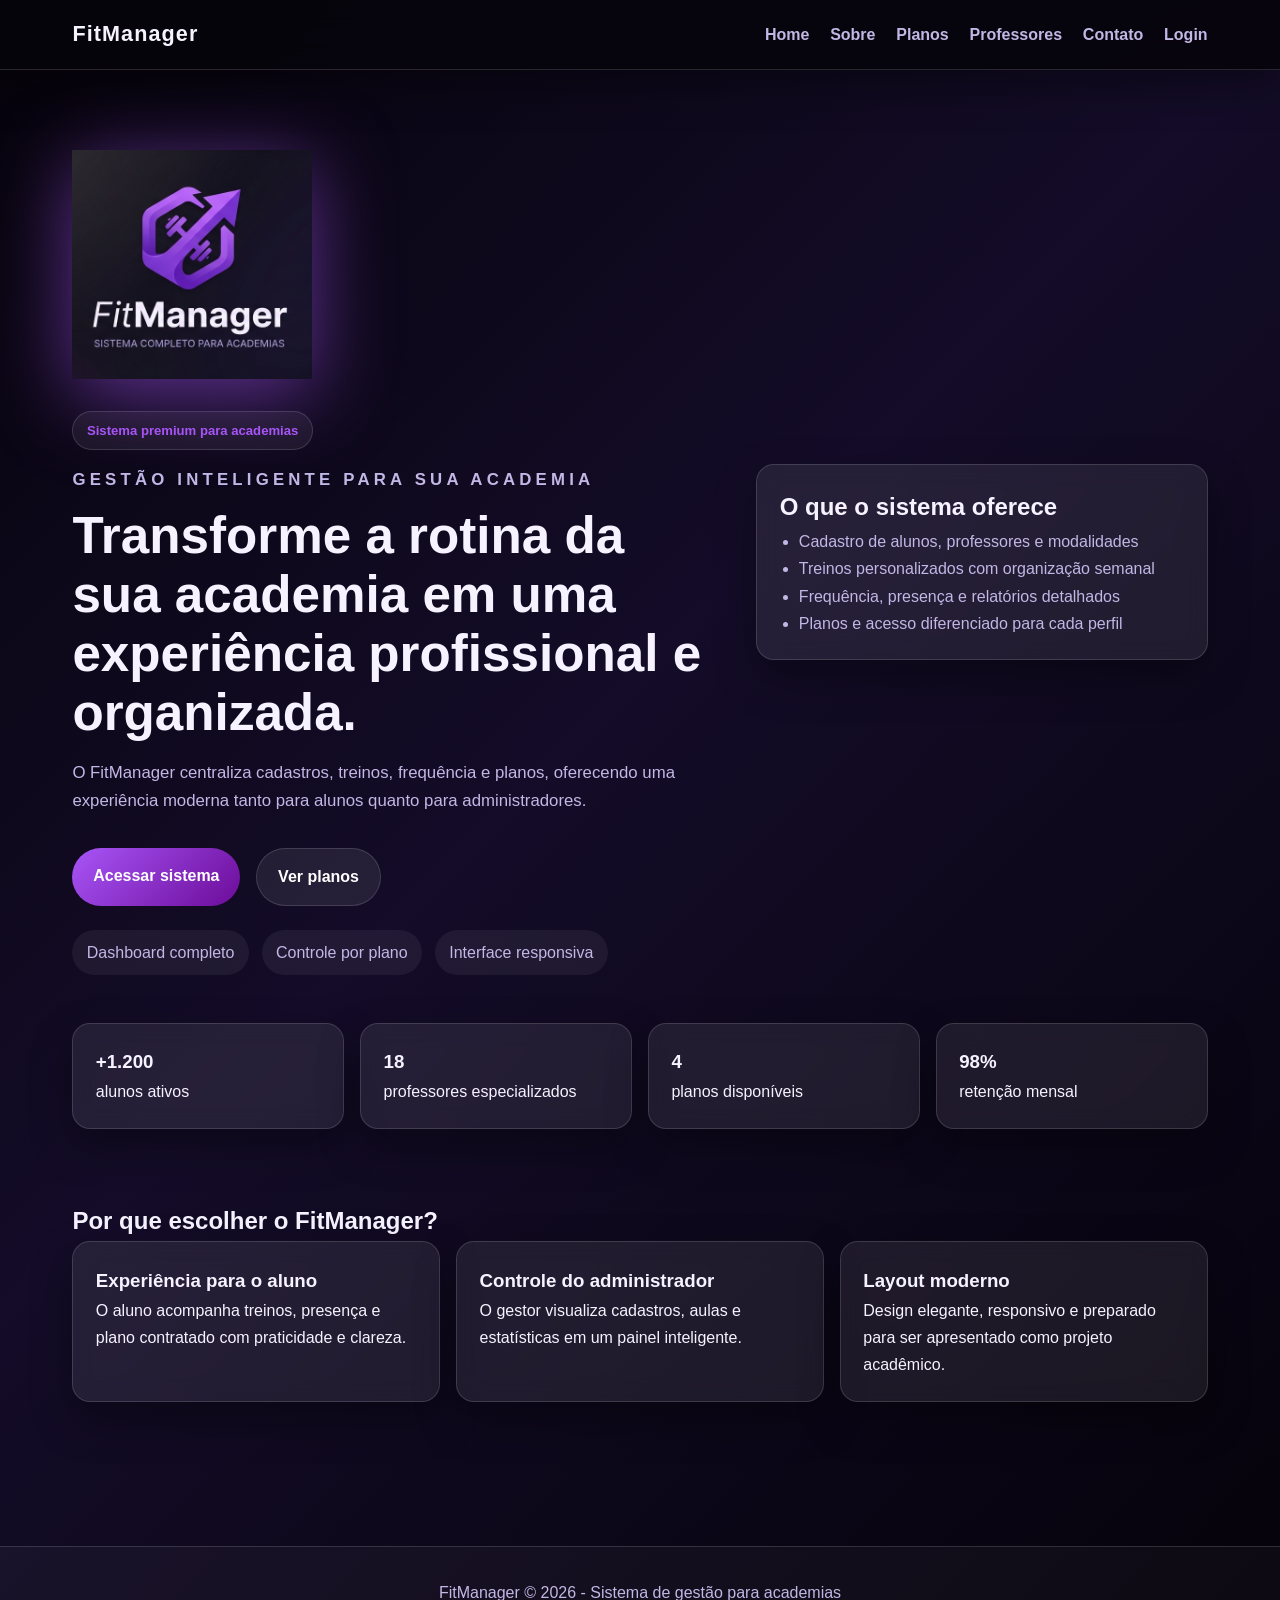
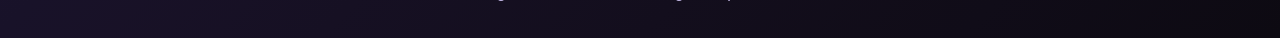
<file: index.html>
<!DOCTYPE html>
<html lang="pt-BR">
  <head>
    <meta charset="UTF-8" />
    <meta name="viewport" content="width=device-width, initial-scale=1.0" />
    <title>FitManager | Academia moderna</title>
    <meta
      name="description"
      content="Sistema de gerenciamento para academias com painel para alunos e administradores."
    />
    <link rel="stylesheet" href="css/estilo.css" />
  </head>

  <body>
    <div id="site-header"></div>

    <main>
      <section class="hero">
        <div class="hero__content">
          <img
            src="img/logo_academia1.png"
            alt="Logo FitManager"
            class="hero-logo"
          />

          <span class="hero-badge">Sistema premium para academias</span>

          <p class="eyebrow">Gestão inteligente para sua academia</p>

          <h1>
            Transforme a rotina da sua academia em uma experiência profissional
            e organizada.
          </h1>

          <p>
            O FitManager centraliza cadastros, treinos, frequência e planos,
            oferecendo uma experiência moderna tanto para alunos quanto para
            administradores.
          </p>

          <div class="hero__actions">
            <a class="btn btn--primary" href="pages/login.html"
              >Acessar sistema</a
            >
            <a class="btn btn--secondary" href="pages/planos.html"
              >Ver planos</a
            >
          </div>

          <div class="info-strip">
            <span>Dashboard completo</span>
            <span>Controle por plano</span>
            <span>Interface responsiva</span>
          </div>
        </div>

        <div class="hero__card card">
          <h2>O que o sistema oferece</h2>

          <ul>
            <li>Cadastro de alunos, professores e modalidades</li>
            <li>Treinos personalizados com organização semanal</li>
            <li>Frequência, presença e relatórios detalhados</li>
            <li>Planos e acesso diferenciado para cada perfil</li>
          </ul>
        </div>
      </section>

      <section class="stats-grid">
        <article class="card">
          <h3>+1.200</h3>
          <p>alunos ativos</p>
        </article>

        <article class="card">
          <h3>18</h3>
          <p>professores especializados</p>
        </article>

        <article class="card">
          <h3>4</h3>
          <p>planos disponíveis</p>
        </article>

        <article class="card">
          <h3>98%</h3>
          <p>retenção mensal</p>
        </article>
      </section>

      <section class="section">
        <h2>Por que escolher o FitManager?</h2>

        <div class="feature-list">
          <article class="card">
            <h3>Experiência para o aluno</h3>
            <p>
              O aluno acompanha treinos, presença e plano contratado com
              praticidade e clareza.
            </p>
          </article>

          <article class="card">
            <h3>Controle do administrador</h3>
            <p>
              O gestor visualiza cadastros, aulas e estatísticas em um painel
              inteligente.
            </p>
          </article>

          <article class="card">
            <h3>Layout moderno</h3>
            <p>
              Design elegante, responsivo e preparado para ser apresentado como
              projeto acadêmico.
            </p>
          </article>
        </div>
      </section>
    </main>

    <div id="site-footer"></div>

    <script src="js/app.js"></script>
  </body>
</html>
</file>
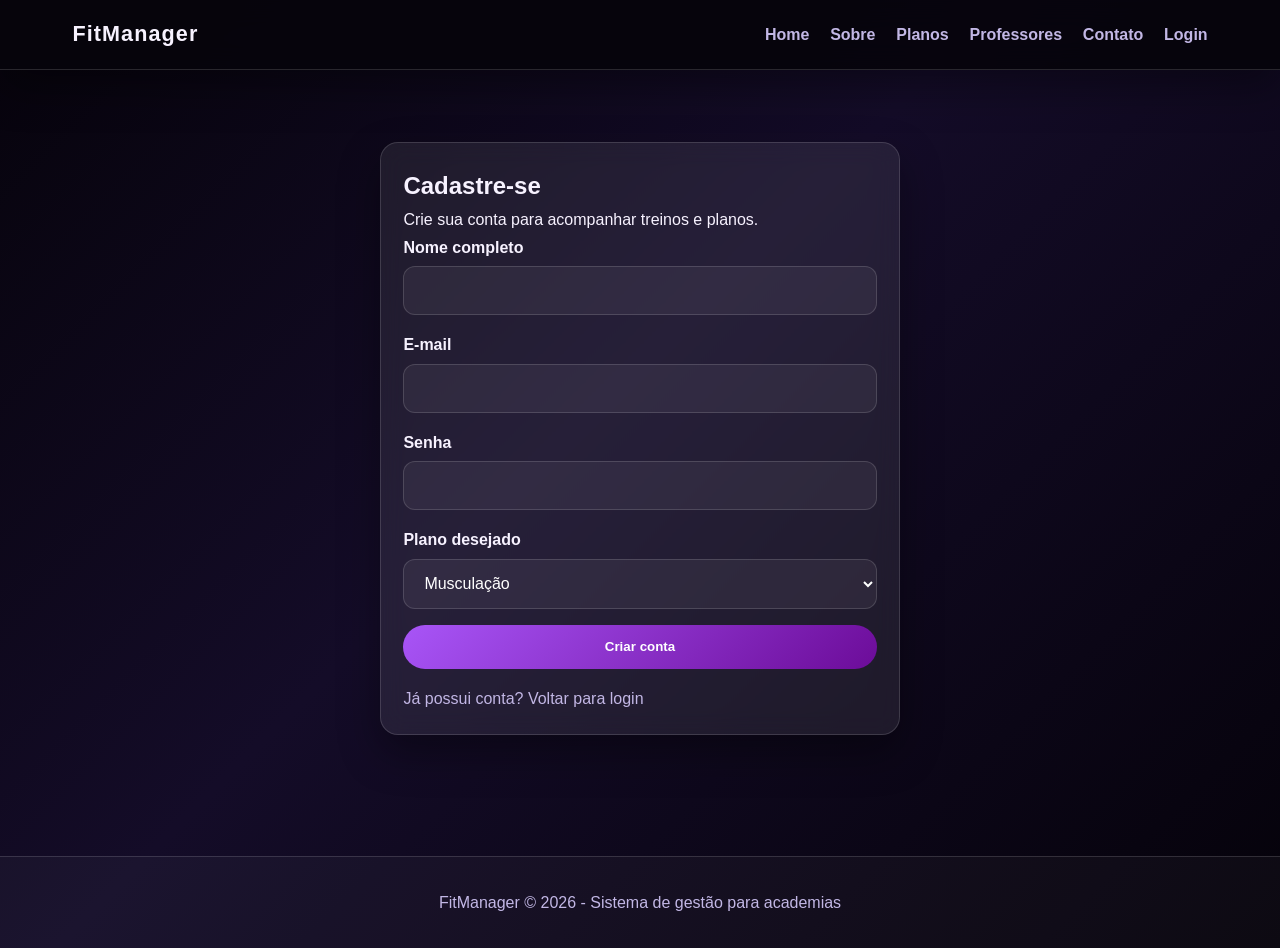
<file: pages/cadastro.html>
<!DOCTYPE html>
<html lang="pt-BR">
  <head>
    <meta charset="UTF-8" />
    <meta name="viewport" content="width=device-width, initial-scale=1.0" />
    <title>Cadastro | FitManager</title>
    <link rel="stylesheet" href="../css/estilo.css" />
  </head>
  <body>
    <div id="site-header"></div>

    <main class="auth-shell">
      <section class="card auth-card">
        <h1>Cadastre-se</h1>
        <p>Crie sua conta para acompanhar treinos e planos.</p>
        <form id="register-form" class="form-stack">
          <label>
            Nome completo
            <input type="text" id="register-name" required />
          </label>
          <label>
            E-mail
            <input type="email" id="register-email" required />
          </label>
          <label>
            Senha
            <input type="password" id="register-password" required />
          </label>
          <label>
            Plano desejado
            <select id="register-plan">
              <option value="Musculação">Musculação</option>
              <option value="Funcional">Funcional</option>
              <option value="Pilates">Pilates</option>
            </select>
          </label>
          <button class="btn btn--primary" type="submit">Criar conta</button>
        </form>
        <p class="form-link">
          Já possui conta?
          <a href="login.html">Voltar para login</a>
        </p>
      </section>
    </main>

    <div id="site-footer"></div>
    <script src="../js/app.js"></script>
  </body>
</html>
</file>
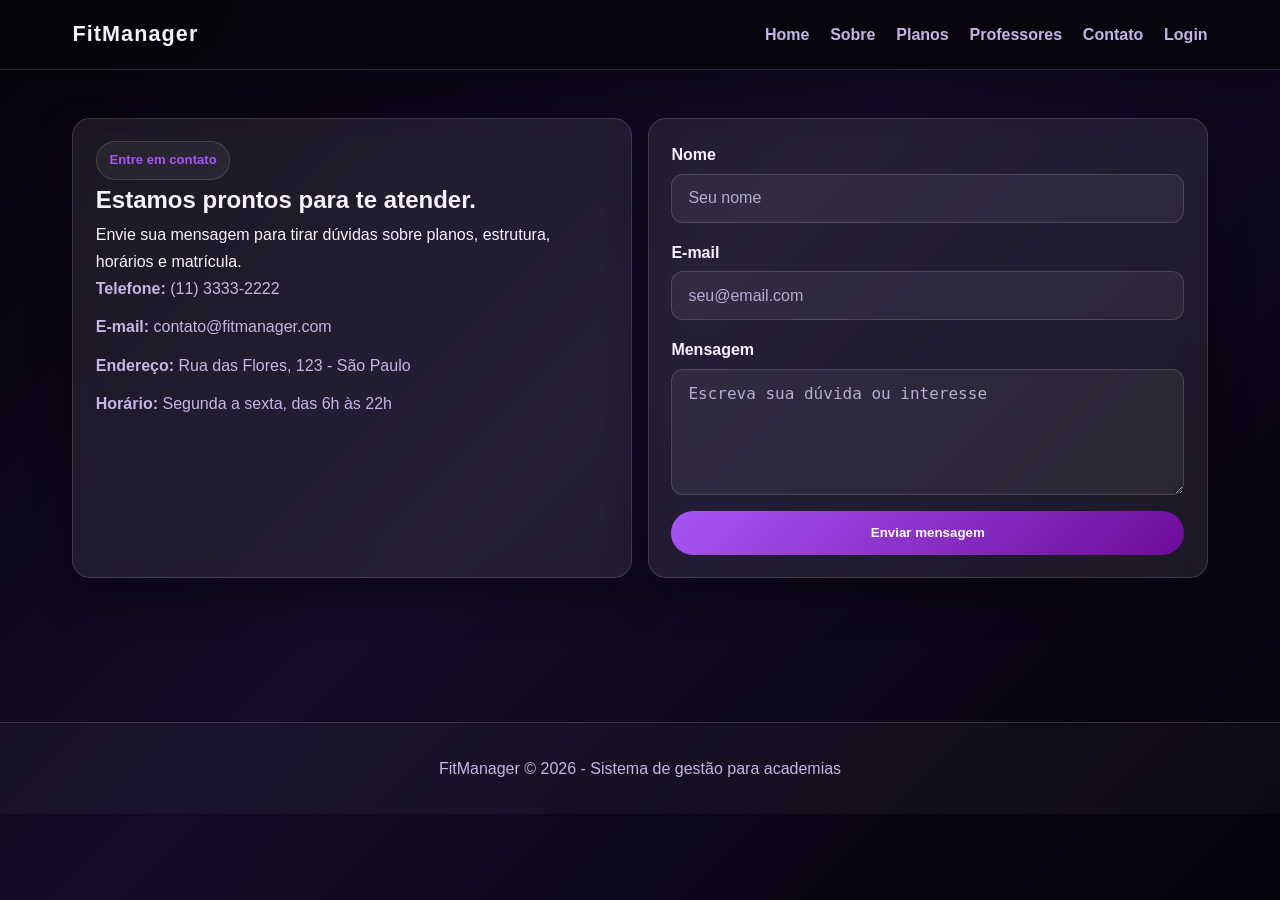
<file: pages/contato.html>
<!DOCTYPE html>
<html lang="pt-BR">
  <head>
    <meta charset="UTF-8" />
    <meta name="viewport" content="width=device-width, initial-scale=1.0" />
    <title>Contato | FitManager</title>
    <link rel="stylesheet" href="../css/estilo.css" />
  </head>
  <body>
    <div id="site-header"></div>

    <main class="page-shell">
      <section class="section contact-grid">
        <div class="card">
          <span class="tag">Entre em contato</span>
          <h1>Estamos prontos para te atender.</h1>
          <p>Envie sua mensagem para tirar dúvidas sobre planos, estrutura, horários e matrícula.</p>
          <ul class="schedule-list">
            <li><strong>Telefone:</strong> (11) 3333-2222</li>
            <li><strong>E-mail:</strong> contato@fitmanager.com</li>
            <li><strong>Endereço:</strong> Rua das Flores, 123 - São Paulo</li>
            <li><strong>Horário:</strong> Segunda a sexta, das 6h às 22h</li>
          </ul>
        </div>
        <div class="card">
          <form class="form-stack">
            <label>
              Nome
              <input type="text" placeholder="Seu nome" />
            </label>
            <label>
              E-mail
              <input type="email" placeholder="seu@email.com" />
            </label>
            <label>
              Mensagem
              <textarea rows="5" placeholder="Escreva sua dúvida ou interesse"></textarea>
            </label>
            <button class="btn btn--primary" type="button">Enviar mensagem</button>
          </form>
        </div>
      </section>
    </main>

    <div id="site-footer"></div>
    <script src="../js/app.js"></script>
  </body>
</html>
</file>
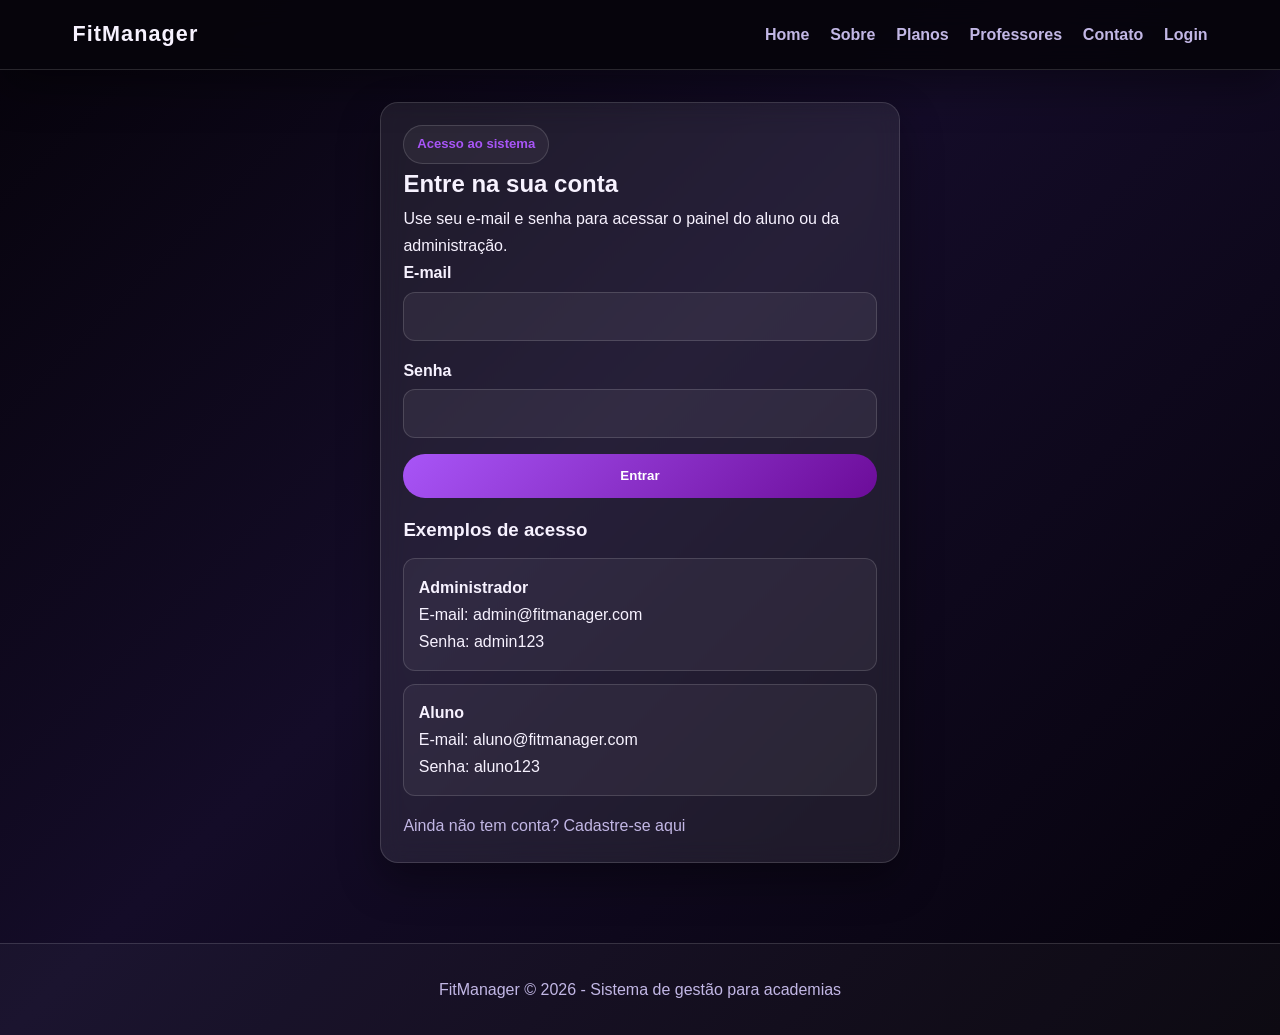
<file: pages/login.html>
<!DOCTYPE html>
<html lang="pt-BR">
  <head>
    <meta charset="UTF-8" />
    <meta name="viewport" content="width=device-width, initial-scale=1.0" />
    <title>Login | FitManager</title>
    <link rel="stylesheet" href="../css/estilo.css" />
  </head>
  <body>
    <div id="site-header"></div>

    <main class="auth-shell">
      <section class="card auth-card">
        <span class="tag">Acesso ao sistema</span>
        <h1>Entre na sua conta</h1>
        <p>Use seu e-mail e senha para acessar o painel do aluno ou da administração.</p>
        <form id="login-form" class="form-stack">
          <label>
            E-mail
            <input type="email" id="login-email" required />
          </label>
          <label>
            Senha
            <input type="password" id="login-password" required />
          </label>
          <button class="btn btn--primary" type="submit">Entrar</button>
        </form>
        <div class="login-examples">
          <h3>Exemplos de acesso</h3>
          <div class="example-card">
            <strong>Administrador</strong>
            <p>E-mail: admin@fitmanager.com</p>
            <p>Senha: admin123</p>
          </div>
          <div class="example-card">
            <strong>Aluno</strong>
            <p>E-mail: aluno@fitmanager.com</p>
            <p>Senha: aluno123</p>
          </div>
        </div>
        <p class="form-link">
          Ainda não tem conta?
          <a href="cadastro.html">Cadastre-se aqui</a>
        </p>
      </section>
    </main>

    <div id="site-footer"></div>
    <script src="../js/app.js"></script>
  </body>
</html>
</file>
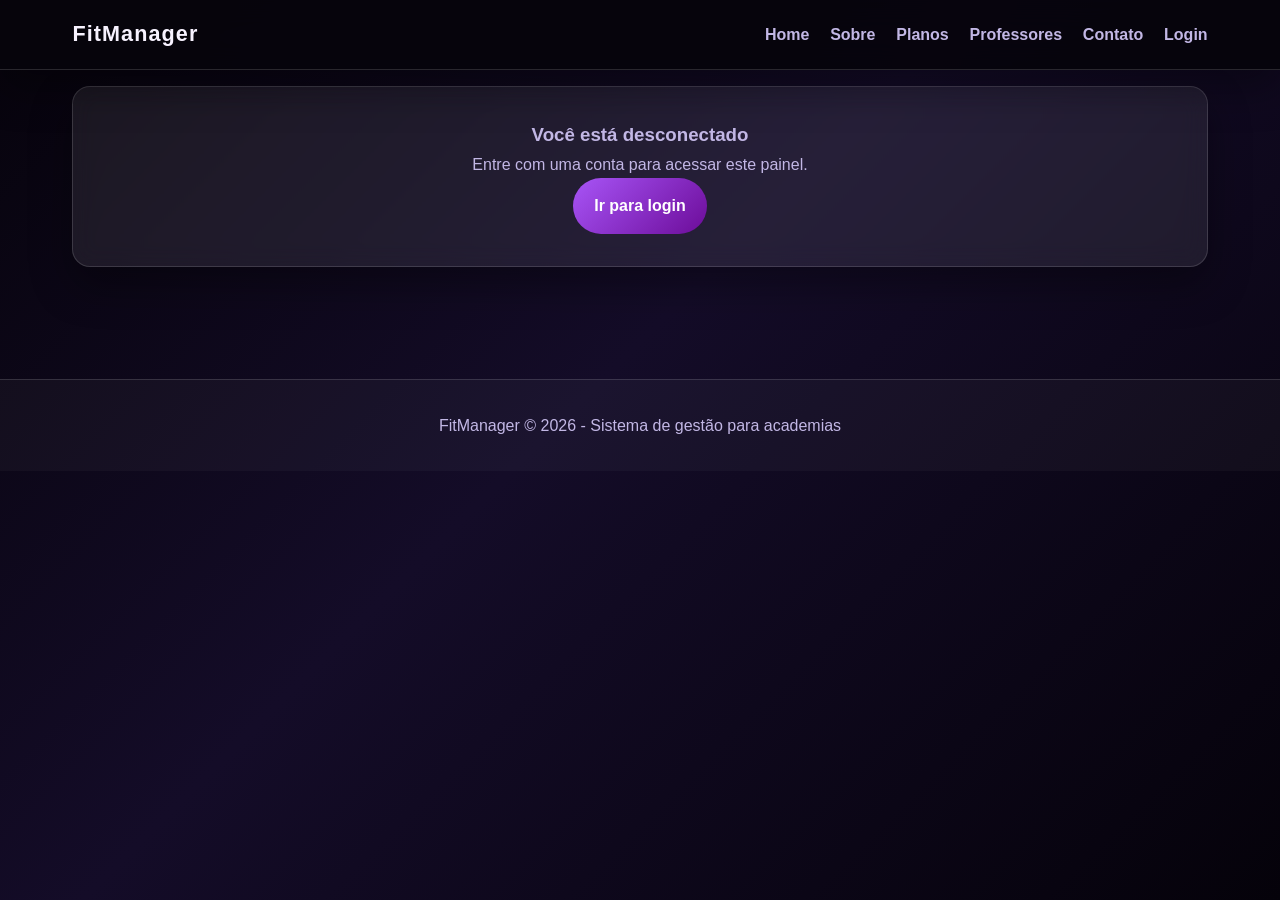
<file: pages/painel-admin.html>
<!DOCTYPE html>
<html lang="pt-BR">
  <head>
    <meta charset="UTF-8" />
    <meta name="viewport" content="width=device-width, initial-scale=1.0" />
    <title>Painel Administrativo | FitManager</title>
    <link rel="stylesheet" href="../css/estilo.css" />
  </head>
  <body>
    <div id="site-header"></div>

    <main class="page-shell">
      <div id="auth-notice"></div>
      <section id="protected-panel" class="section" data-required-role="admin">
        <div class="panel-header">
          <div>
            <p class="eyebrow">Área administrativa</p>
            <h1>Dashboard da academia</h1>
          </div>
          <a class="btn btn--secondary" href="login.html">Desconectar</a>
        </div>

        <div class="stats-grid">
          <article class="card">
            <h3>48</h3>
            <p>alunos cadastrados</p>
          </article>
          <article class="card">
            <h3>14</h3>
            <p>treinos ativos</p>
          </article>
          <article class="card">
            <h3>3</h3>
            <p>planos em destaque</p>
          </article>
          <article class="card">
            <h3>91%</h3>
            <p>frequência mensal</p>
          </article>
        </div>

        <div class="panel-grid">
          <article class="card">
            <h3>Cadastros recentes</h3>
            <ul class="schedule-list">
              <li>Julia Rocha - Plano Premium</li>
              <li>Bruno Silva - Plano Fit</li>
              <li>Marina Costa - Plano Essentials</li>
            </ul>
          </article>

          <article class="card">
            <h3>Aulas da semana</h3>
            <ul class="schedule-list">
              <li>Segunda: 12 aulas</li>
              <li>Quarta: 10 aulas</li>
              <li>Sexta: 9 aulas</li>
            </ul>
          </article>
        </div>

        <div class="card">
          <h3>Alunos em destaque</h3>
          <table class="table">
            <thead>
              <tr><th>Nome</th><th>Plano</th><th>Status</th><th>Próximo treino</th></tr>
            </thead>
            <tbody>
              <tr><td>Carlos Mendes</td><td>Fit</td><td><span class="pill success">Ativo</span></td><td>18:30 - Funcional</td></tr>
              <tr><td>Ana Pereira</td><td>Premium</td><td><span class="pill success">Ativo</span></td><td>19:00 - Pilates</td></tr>
              <tr><td>Lucas Nunes</td><td>Essentials</td><td><span class="pill warning">Aguardando</span></td><td>20:00 - Musculação</td></tr>
            </tbody>
          </table>
        </div>
      </section>
    </main>

    <div id="site-footer"></div>
    <script src="../js/app.js"></script>
  </body>
</html>
</file>
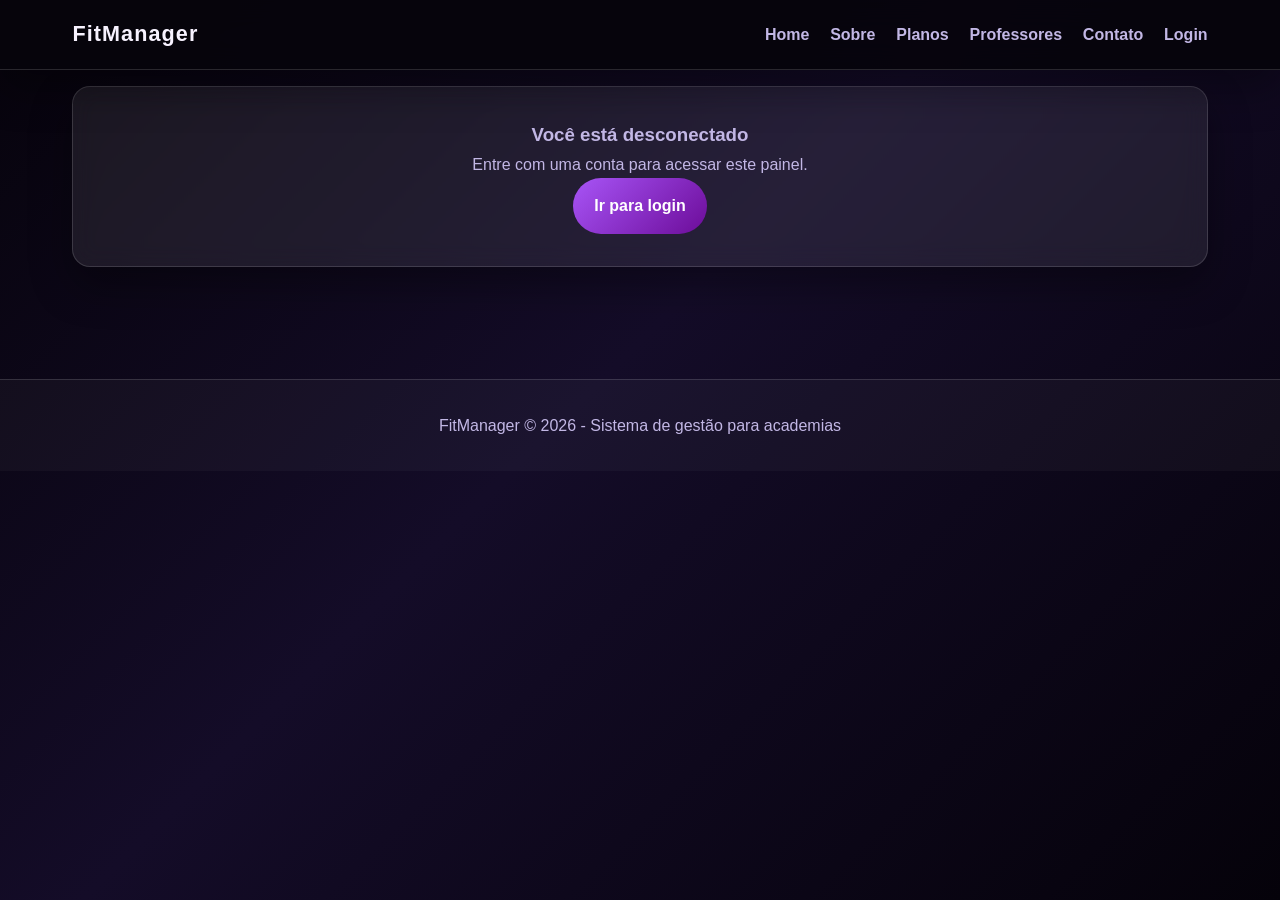
<file: pages/painel-aluno.html>
<!DOCTYPE html>
<html lang="pt-BR">
  <head>
    <meta charset="UTF-8" />
    <meta name="viewport" content="width=device-width, initial-scale=1.0" />
    <title>Painel do Aluno | FitManager</title>
    <link rel="stylesheet" href="../css/estilo.css" />
  </head>
  <body>
    <div id="site-header"></div>

    <main class="page-shell">
      <div id="auth-notice"></div>
      <section id="protected-panel" class="section" data-required-role="student">
        <div class="panel-header">
          <div>
            <p class="eyebrow">Área do aluno</p>
            <h1>Bem-vindo ao seu painel</h1>
          </div>
          <a class="btn btn--secondary" href="login.html">Desconectar</a>
        </div>

        <div class="stats-grid">
          <article class="card">
            <h3>Plano Fit</h3>
            <p>Vigência até 15/08/2026</p>
          </article>
          <article class="card">
            <h3>4 treinos</h3>
            <p>agendados esta semana</p>
          </article>
          <article class="card">
            <h3>92%</h3>
            <p>presença no mês</p>
          </article>
          <article class="card">
            <h3>+3,2 kg</h3>
            <p>perda de gordura</p>
          </article>
        </div>

        <div class="panel-grid">
          <article class="card">
            <h3>Próximas aulas</h3>
            <ul class="schedule-list">
              <li><strong>Segunda</strong> - Treino funcional às 18:30</li>
              <li><strong>Quarta</strong> - Pilates às 19:00</li>
              <li><strong>Sexta</strong> - Musculação às 20:00</li>
              <li><strong>Sábado</strong> - Corrida em esteira às 09:00</li>
            </ul>
          </article>

          <article class="card">
            <h3>Treino atual</h3>
            <ul class="schedule-list">
              <li>Agachamento livre - 3x12</li>
              <li>Remada com barra - 3x10</li>
              <li>Prancha - 3x40s</li>
              <li>Esteira intervalada - 15 min</li>
            </ul>
          </article>
        </div>

        <div class="panel-grid">
          <article class="card">
            <h3>Modalidades disponíveis</h3>
            <ul class="schedule-list">
              <li>Musculação</li>
              <li>Treino funcional</li>
              <li>Pilates</li>
              <li>Cross training</li>
              <li>Yoga</li>
            </ul>
          </article>

          <article class="card">
            <h3>Equipamentos da academia</h3>
            <ul class="schedule-list">
              <li>Esteiras premium</li>
              <li>Halteres e barras</li>
              <li>Banco incline e supino</li>
              <li>Elípticos e bikes</li>
              <li>Máquinas de musculação completas</li>
            </ul>
          </article>
        </div>

        <div class="panel-grid">
          <article class="card">
            <h3>Histórico recente</h3>
            <table class="table">
              <thead>
                <tr><th>Data</th><th>Atividade</th><th>Status</th></tr>
              </thead>
              <tbody>
                <tr><td>03/07</td><td>Musculação</td><td><span class="pill success">Presente</span></td></tr>
                <tr><td>01/07</td><td>Pilates</td><td><span class="pill success">Presente</span></td></tr>
                <tr><td>29/06</td><td>Funcional</td><td><span class="pill warning">Faltou</span></td></tr>
              </tbody>
            </table>
          </article>

          <article class="card">
            <h3>Objetivos do mês</h3>
            <ul class="schedule-list">
              <li>Manter 3 treinos por semana</li>
              <li>Aumentar resistência em cardio</li>
              <li>Seguir plano nutricional</li>
            </ul>
          </article>
        </div>
      </section>
    </main>

    <div id="site-footer"></div>
    <script src="../js/app.js"></script>
  </body>
</html>
</file>
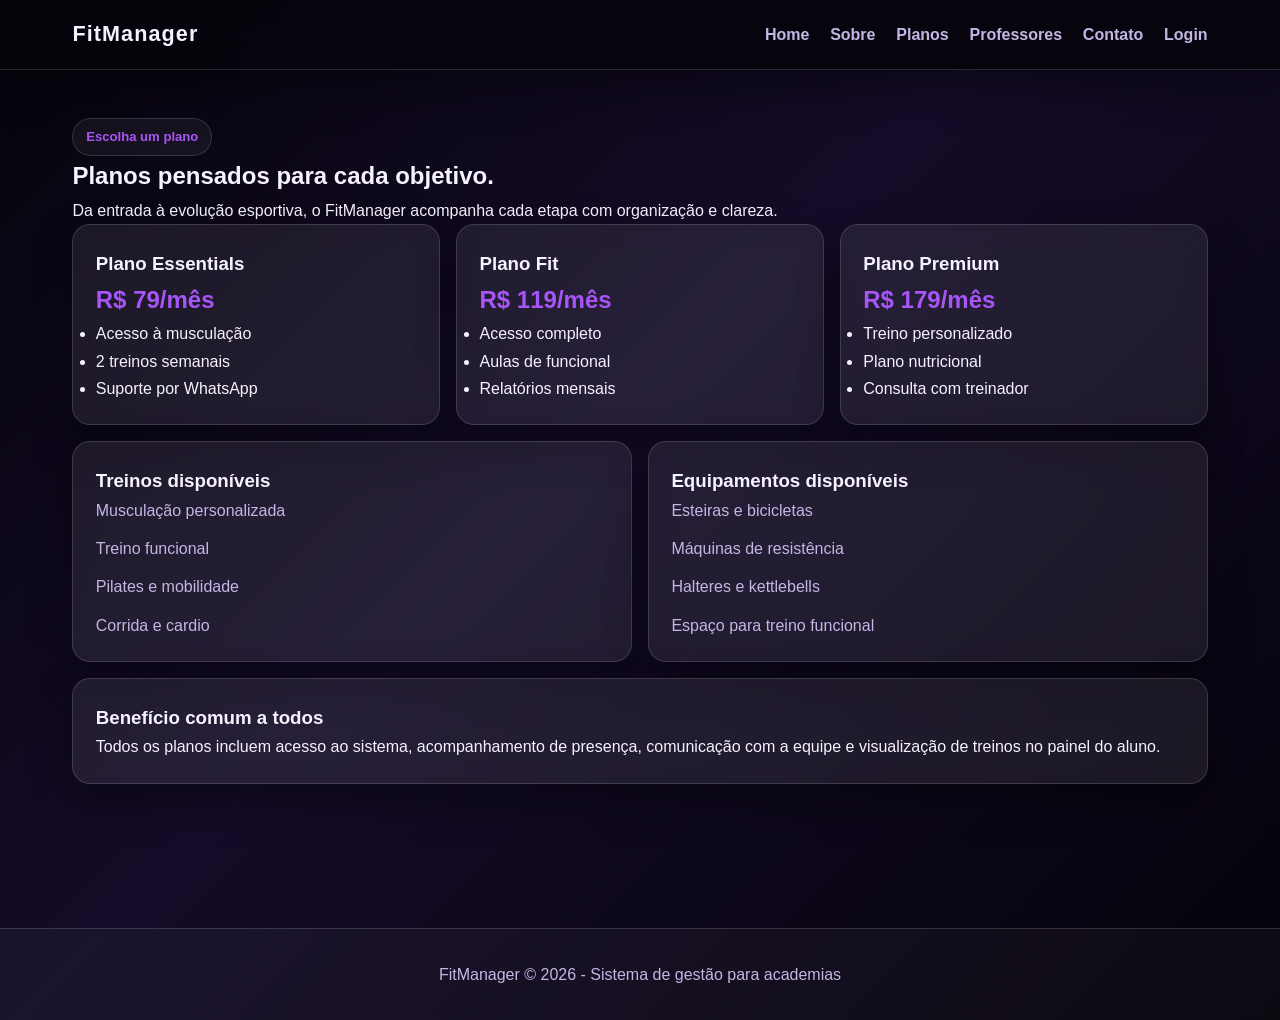
<file: pages/planos.html>
<!DOCTYPE html>
<html lang="pt-BR">
  <head>
    <meta charset="UTF-8" />
    <meta name="viewport" content="width=device-width, initial-scale=1.0" />
    <title>Planos | FitManager</title>
    <link rel="stylesheet" href="../css/estilo.css" />
  </head>
  <body>
    <div id="site-header"></div>

    <main class="page-shell">
      <section class="section">
        <span class="tag">Escolha um plano</span>
        <h1>Planos pensados para cada objetivo.</h1>
        <p>Da entrada à evolução esportiva, o FitManager acompanha cada etapa com organização e clareza.</p>

        <div class="feature-list">
          <article class="card pricing-card">
            <h3>Plano Essentials</h3>
            <p class="price">R$ 79/mês</p>
            <ul>
              <li>Acesso à musculação</li>
              <li>2 treinos semanais</li>
              <li>Suporte por WhatsApp</li>
            </ul>
          </article>
          <article class="card pricing-card">
            <h3>Plano Fit</h3>
            <p class="price">R$ 119/mês</p>
            <ul>
              <li>Acesso completo</li>
              <li>Aulas de funcional</li>
              <li>Relatórios mensais</li>
            </ul>
          </article>
          <article class="card pricing-card">
            <h3>Plano Premium</h3>
            <p class="price">R$ 179/mês</p>
            <ul>
              <li>Treino personalizado</li>
              <li>Plano nutricional</li>
              <li>Consulta com treinador</li>
            </ul>
          </article>
        </div>

        <div class="panel-grid">
          <article class="card">
            <h3>Treinos disponíveis</h3>
            <ul class="schedule-list">
              <li>Musculação personalizada</li>
              <li>Treino funcional</li>
              <li>Pilates e mobilidade</li>
              <li>Corrida e cardio</li>
            </ul>
          </article>

          <article class="card">
            <h3>Equipamentos disponíveis</h3>
            <ul class="schedule-list">
              <li>Esteiras e bicicletas</li>
              <li>Máquinas de resistência</li>
              <li>Halteres e kettlebells</li>
              <li>Espaço para treino funcional</li>
            </ul>
          </article>
        </div>

        <div class="card" style="margin-top:1rem;">
          <h3>Benefício comum a todos</h3>
          <p>Todos os planos incluem acesso ao sistema, acompanhamento de presença, comunicação com a equipe e visualização de treinos no painel do aluno.</p>
        </div>
      </section>
    </main>

    <div id="site-footer"></div>
    <script src="../js/app.js"></script>
  </body>
</html>
</file>
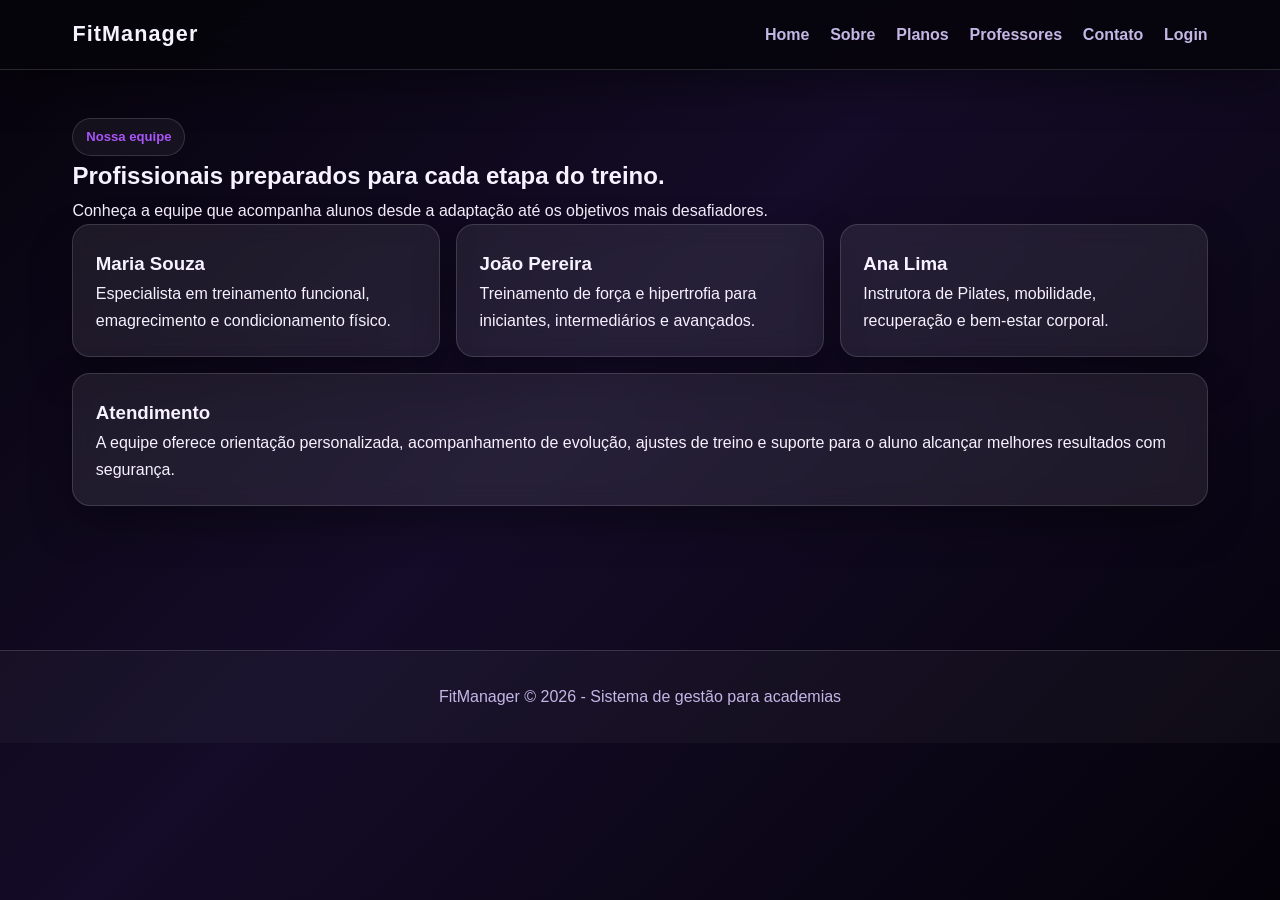
<file: pages/professores.html>
<!DOCTYPE html>
<html lang="pt-BR">
  <head>
    <meta charset="UTF-8" />
    <meta name="viewport" content="width=device-width, initial-scale=1.0" />
    <title>Professores | FitManager</title>
    <link rel="stylesheet" href="../css/estilo.css" />
  </head>
  <body>
    <div id="site-header"></div>

    <main class="page-shell">
      <section class="section">
        <span class="tag">Nossa equipe</span>
        <h1>Profissionais preparados para cada etapa do treino.</h1>
        <p>Conheça a equipe que acompanha alunos desde a adaptação até os objetivos mais desafiadores.</p>
        <div class="feature-list">
          <article class="card">
            <h3>Maria Souza</h3>
            <p>Especialista em treinamento funcional, emagrecimento e condicionamento físico.</p>
          </article>
          <article class="card">
            <h3>João Pereira</h3>
            <p>Treinamento de força e hipertrofia para iniciantes, intermediários e avançados.</p>
          </article>
          <article class="card">
            <h3>Ana Lima</h3>
            <p>Instrutora de Pilates, mobilidade, recuperação e bem-estar corporal.</p>
          </article>
        </div>

        <div class="card" style="margin-top:1rem;">
          <h3>Atendimento</h3>
          <p>A equipe oferece orientação personalizada, acompanhamento de evolução, ajustes de treino e suporte para o aluno alcançar melhores resultados com segurança.</p>
        </div>
      </section>
    </main>

    <div id="site-footer"></div>
    <script src="../js/app.js"></script>
  </body>
</html>
</file>
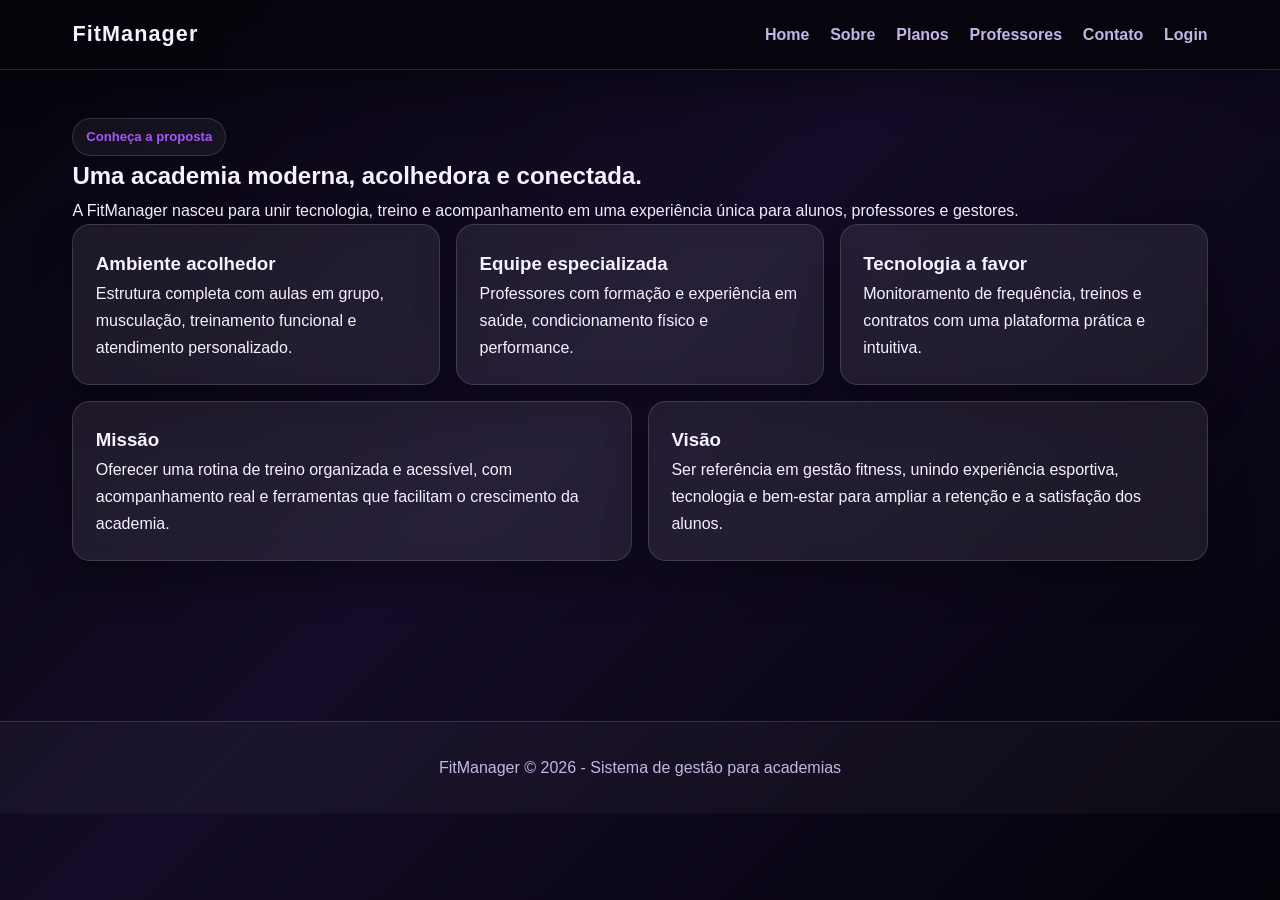
<file: pages/sobre.html>
<!DOCTYPE html>
<html lang="pt-BR">
  <head>
    <meta charset="UTF-8" />
    <meta name="viewport" content="width=device-width, initial-scale=1.0" />
    <title>Sobre | FitManager</title>
    <link rel="stylesheet" href="../css/estilo.css" />
  </head>
  <body>
    <div id="site-header"></div>

    <main class="page-shell">
      <section class="section">
        <span class="tag">Conheça a proposta</span>
        <h1>Uma academia moderna, acolhedora e conectada.</h1>
        <p>
          A FitManager nasceu para unir tecnologia, treino e acompanhamento em uma experiência única para alunos, professores e gestores.
        </p>

        <div class="info-grid">
          <article class="card">
            <h3>Ambiente acolhedor</h3>
            <p>Estrutura completa com aulas em grupo, musculação, treinamento funcional e atendimento personalizado.</p>
          </article>
          <article class="card">
            <h3>Equipe especializada</h3>
            <p>Professores com formação e experiência em saúde, condicionamento físico e performance.</p>
          </article>
          <article class="card">
            <h3>Tecnologia a favor</h3>
            <p>Monitoramento de frequência, treinos e contratos com uma plataforma prática e intuitiva.</p>
          </article>
        </div>

        <div class="panel-grid">
          <article class="card">
            <h3>Missão</h3>
            <p>Oferecer uma rotina de treino organizada e acessível, com acompanhamento real e ferramentas que facilitam o crescimento da academia.</p>
          </article>
          <article class="card">
            <h3>Visão</h3>
            <p>Ser referência em gestão fitness, unindo experiência esportiva, tecnologia e bem-estar para ampliar a retenção e a satisfação dos alunos.</p>
          </article>
        </div>
      </section>
    </main>

    <div id="site-footer"></div>
    <script src="../js/app.js"></script>
  </body>
</html>
</file>
<file: css/estilo.css>
:root {
  --bg: linear-gradient(135deg, #06030b 0%, #140c28 45%, #05020a 100%);
  --surface: rgba(255, 255, 255, 0.08);
  --surface-strong: rgba(255, 255, 255, 0.13);
  --text: #f7f2ff;
  --muted: #c2b7e5;
  --primary: #a855f7;
  --primary-dark: #7e22ce;
  --accent: #6c0c99;
  --border: rgba(255, 255, 255, 0.14);
  --shadow: 0 18px 40px rgba(0, 0, 0, 0.35);
}

* {
  margin: 0;
  padding: 0;
  box-sizing: border-box;
}

body {
  font-family: "Segoe UI", Arial, sans-serif;
  background: var(--bg);
  color: var(--text);
  line-height: 1.7;
  min-height: 100vh;
}

a {
  color: inherit;
  text-decoration: none;
}

header {
  position: sticky;
  top: 0;
  z-index: 100;
  background: rgba(7, 5, 12, 0.95);
  backdrop-filter: blur(14px);
  border-bottom: 1px solid var(--border);
  box-shadow: var(--shadow);
}

.navbar {
  max-width: 1180px;
  margin: auto;
  padding: 1rem 1.4rem;
  display: flex;
  justify-content: space-between;
  align-items: center;
}

.brand {
  display: flex;
  align-items: center;
  gap: .9rem;
  color: var(--text);
  font-weight: 800;
  font-size: 1.35rem;
  letter-spacing: .05em;
}

.brand img {
  width: 48px;
  height: 48px;
  object-fit: contain;
  transition: .3s;
  filter: drop-shadow(0 8px 20px rgba(168,85,247,.45));
}

.brand:hover img {
  transform: scale(1.08) rotate(-4deg);
}

.nav-links {
  display: flex;
  gap: 1.3rem;
  align-items: center;
}

.nav-links a {
  color: var(--muted);
  font-weight: 600;
  position: relative;
  transition: .25s;
}

.nav-links a::after {
  content: "";
  position: absolute;
  left: 0;
  bottom: -6px;
  width: 0;
  height: 2px;
  background: var(--primary);
  transition: .3s;
}

.nav-links a:hover {
  color: white;
}

.nav-links a:hover::after {
  width: 100%;
}

main {
  max-width: 1180px;
  margin: auto;
  padding: 2rem 1.4rem 4rem;
}

.hero {
  display: grid;
  grid-template-columns: 1.3fr .9fr;
  gap: 2rem;
  align-items: center;
  padding: 3rem 0;
}

.hero__content {
  display: flex;
  flex-direction: column;
}

.hero-logo {
  width: 240px;
  max-width: 100%;
  margin-bottom: 2rem;
  filter: drop-shadow(0 15px 40px rgba(168,85,247,.55));
  transition: .35s;
}

.hero-logo:hover {
  transform: scale(1.03);
}

.hero-badge {
  display: inline-block;
  width: fit-content;
  padding: .45rem .85rem;
  border-radius: 999px;
  background: rgba(255,255,255,.06);
  border: 1px solid var(--border);
  color: var(--primary);
  font-size: .82rem;
  font-weight: 700;
  margin-bottom: 1rem;
}

.eyebrow {
  color: var(--accent);
  text-transform: uppercase;
  letter-spacing: .25em;
  font-size: .82rem;
  font-weight: 700;
  margin-bottom: .8rem;
}

.hero h1 {
  font-size: clamp(2rem,4vw,3.3rem);
  line-height: 1.15;
  margin-bottom: 1rem;
}

.hero p {
  color: var(--muted);
  font-size: 1.05rem;
}
.hero__actions {
  display: flex;
  flex-wrap: wrap;
  gap: 1rem;
  margin: 2rem 0 1.5rem;
}

.btn {
  display: inline-block;
  padding: .9rem 1.3rem;
  border-radius: 999px;
  border: none;
  cursor: pointer;
  font-weight: 700;
  transition: all .3s ease;
}

.btn--small {
  padding: .6rem .9rem;
  font-size: .95rem;
}

.btn--primary {
  background: linear-gradient(135deg,var(--primary),var(--accent));
  color: white;
}

.btn--primary:hover {
  background: linear-gradient(135deg,var(--primary-dark),#c026d3);
  transform: translateY(-3px);
  box-shadow: 0 12px 28px rgba(168,85,247,.4);
}

.btn--secondary {
  background: rgba(255,255,255,.08);
  border: 1px solid var(--border);
  color: white;
}

.btn--secondary:hover {
  background: rgba(255,255,255,.12);
  transform: translateY(-3px);
}

.info-strip {
  display: flex;
  flex-wrap: wrap;
  gap: .8rem;
}

.info-strip span {
  padding: .55rem .9rem;
  border-radius: 999px;
  background: rgba(255,255,255,.06);
  color: var(--muted);
}

.card {
  background: var(--surface);
  border: 1px solid var(--border);
  border-radius: 18px;
  padding: 1.4rem;
  backdrop-filter: blur(12px);
  box-shadow: var(--shadow);
  transition: all .3s ease;
}

.card:hover {
  transform: translateY(-6px);
  box-shadow: 0 25px 45px rgba(0,0,0,.45);
}

.hero__card ul,
.schedule-list {
  padding-left: 1.2rem;
  color: var(--muted);
}

.stats-grid {
  display: grid;
  grid-template-columns: repeat(4,1fr);
  gap: 1rem;
  margin-bottom: 2.5rem;
}

.feature-list,
.info-grid {
  display: grid;
  grid-template-columns: repeat(3,1fr);
  gap: 1rem;
}

.section {
  padding: 2rem 0;
}

.page-shell {
  padding-top: 1rem;
}

.auth-shell {
  display: grid;
  place-items: center;
  min-height: 82vh;
  padding: 2rem 1rem;
}

.auth-card {
  width: min(100%,520px);
}

.form-stack {
  display: grid;
  gap: 1rem;
}

label {
  display: grid;
  gap: .35rem;
  font-weight: 600;
}

input,
select,
textarea {
  width: 100%;
  padding: .9rem 1rem;
  border-radius: 12px;
  border: 1px solid var(--border);
  background: rgba(255,255,255,.06);
  color: white;
  font-size: 1rem;
  transition: .25s;
}

input:focus,
select:focus,
textarea:focus {
  outline: none;
  border-color: var(--primary);
  box-shadow: 0 0 0 4px rgba(168,85,247,.18);
}

input::placeholder,
textarea::placeholder {
  color: #b5add2;
}

.form-link {
  margin-top: 1rem;
  color: var(--muted);
}

.login-examples {
  display: grid;
  gap: .8rem;
  margin-top: 1rem;
}

.example-card {
  background: rgba(255,255,255,.05);
  border: 1px solid var(--border);
  border-radius: 12px;
  padding: .9rem;
}

.small {
  font-size: .95rem;
}

.price {
  font-size: 1.5rem;
  font-weight: 800;
  color: var(--primary);
}

.contact-grid,
.panel-grid {
  display: grid;
  gap: 1rem;
}

.contact-grid {
  grid-template-columns: repeat(2,1fr);
}

.panel-grid {
  grid-template-columns: repeat(2,1fr);
  margin: 1rem 0;
}

.panel-header {
  display: flex;
  justify-content: space-between;
  align-items: center;
  gap: 1rem;
  margin-bottom: 1rem;
}

.schedule-list {
  list-style: none;
  padding: 0;
  display: grid;
  gap: .7rem;
}
.table {
  width: 100%;
  border-collapse: collapse;
}

.table th,
.table td {
  padding: .8rem;
  text-align: left;
  border-bottom: 1px solid var(--border);
}

.table th {
  color: var(--primary);
  font-weight: 700;
}

.table tr:hover {
  background: rgba(255,255,255,.04);
}

.pill {
  display: inline-block;
  padding: .35rem .7rem;
  border-radius: 999px;
  font-size: .82rem;
  font-weight: 700;
}

.pill.success {
  background: rgba(19,180,95,.18);
  color: #7ef0ad;
}

.pill.warning {
  background: rgba(255,173,51,.18);
  color: #ffd48e;
}

.tag {
  display: inline-block;
  padding: .45rem .8rem;
  border-radius: 999px;
  background: rgba(255,255,255,.05);
  border: 1px solid var(--border);
  color: var(--primary);
  font-size: .82rem;
  font-weight: 700;
}

.empty-state {
  text-align: center;
  padding: 2rem;
  color: var(--muted);
}

footer {
  margin-top: 3rem;
  padding: 2rem 1rem;
  text-align: center;
  color: var(--muted);
  border-top: 1px solid var(--border);
  background: rgba(255,255,255,.03);
}

/* Scrollbar */

::-webkit-scrollbar {
  width: 10px;
}

::-webkit-scrollbar-track {
  background: #0b0714;
}

::-webkit-scrollbar-thumb {
  background: linear-gradient(var(--primary), var(--accent));
  border-radius: 999px;
}

::-webkit-scrollbar-thumb:hover {
  background: var(--primary-dark);
}

/* Seleção */

::selection {
  background: var(--primary);
  color: white;
}

/* Responsividade */

@media (max-width: 900px) {

  .hero,
  .stats-grid,
  .feature-list,
  .info-grid,
  .panel-grid,
  .contact-grid {
    grid-template-columns: 1fr;
  }

  .hero {
    text-align: center;
    padding-top: 1rem;
  }

  .hero__content {
    align-items: center;
  }

  .hero-logo {
    width: 240px;
    margin-bottom: 1.8rem;
  }

  .hero__actions,
  .info-strip {
    justify-content: center;
  }

}

@media (max-width: 600px) {

  .navbar {
    flex-direction: column;
    gap: 1rem;
    align-items: center;
  }

  .nav-links {
    justify-content: center;
    flex-wrap: wrap;
  }

  .brand {
    font-size: 1.15rem;
  }

  .brand img {
    width: 40px;
    height: 40px;
  }

  .hero-logo {
    width: 180px;
  }

  .panel-header {
    flex-direction: column;
    align-items: flex-start;
  }

  .btn {
    width: 100%;
    text-align: center;
  }

}
</file>
